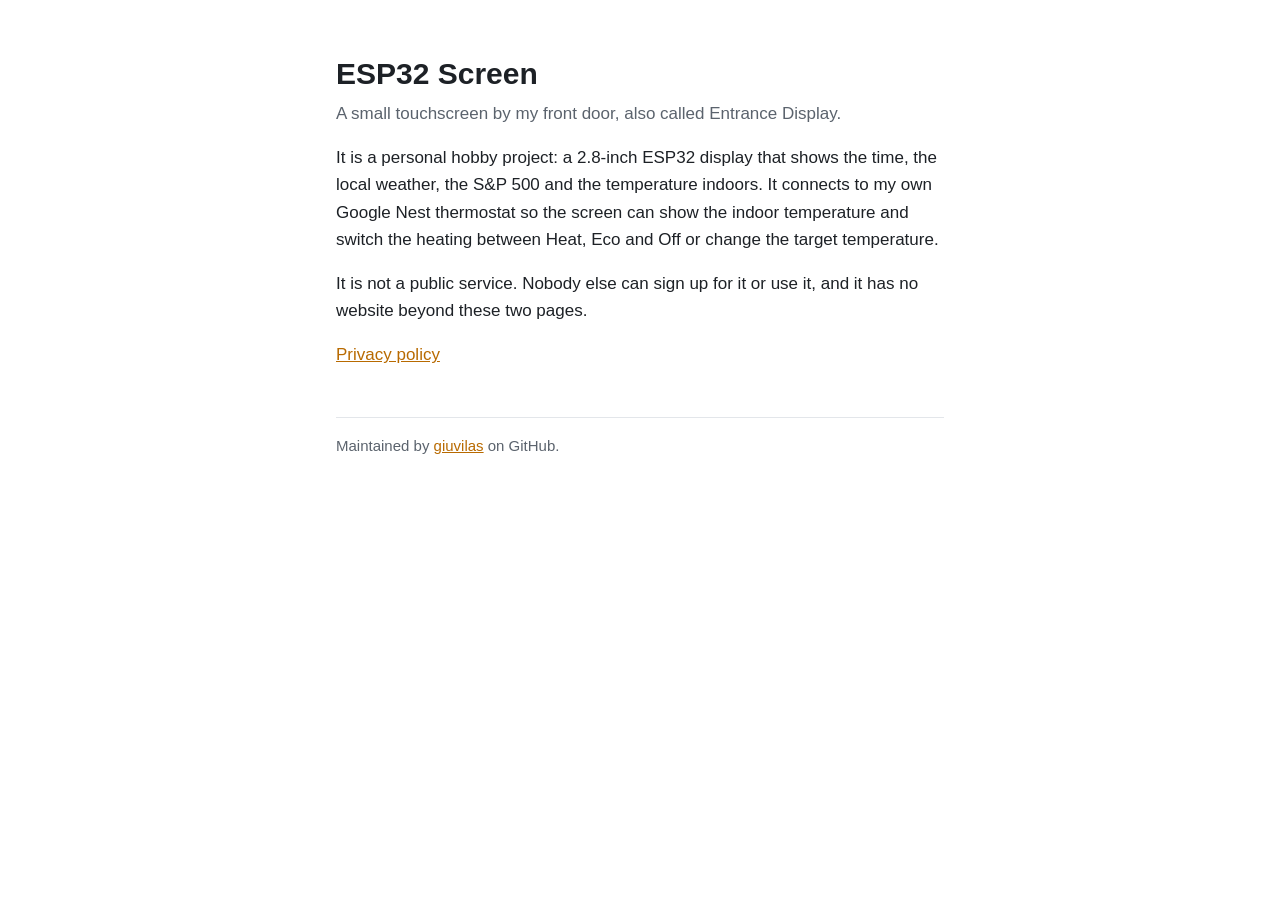
<file: index.html>
<!doctype html>
<html lang="en">
<head>
<meta charset="utf-8">
<meta name="viewport" content="width=device-width, initial-scale=1">
<title>ESP32 Screen</title>
<link rel="stylesheet" href="style.css">
</head>
<body>
<main>
  <h1>ESP32 Screen</h1>
  <p class="lede">A small touchscreen by my front door, also called Entrance Display.</p>
  <p>It is a personal hobby project: a 2.8-inch ESP32 display that shows the time, the local weather,
    the S&amp;P 500 and the temperature indoors. It connects to my own Google Nest thermostat so the
    screen can show the indoor temperature and switch the heating between Heat, Eco and Off or change
    the target temperature.</p>
  <p>It is not a public service. Nobody else can sign up for it or use it, and it has no website
    beyond these two pages.</p>
  <p><a href="privacy.html">Privacy policy</a></p>
  <footer>Maintained by <a href="https://github.com/giuvilas">giuvilas</a> on GitHub.</footer>
</main>
</body>
</html>
</file>
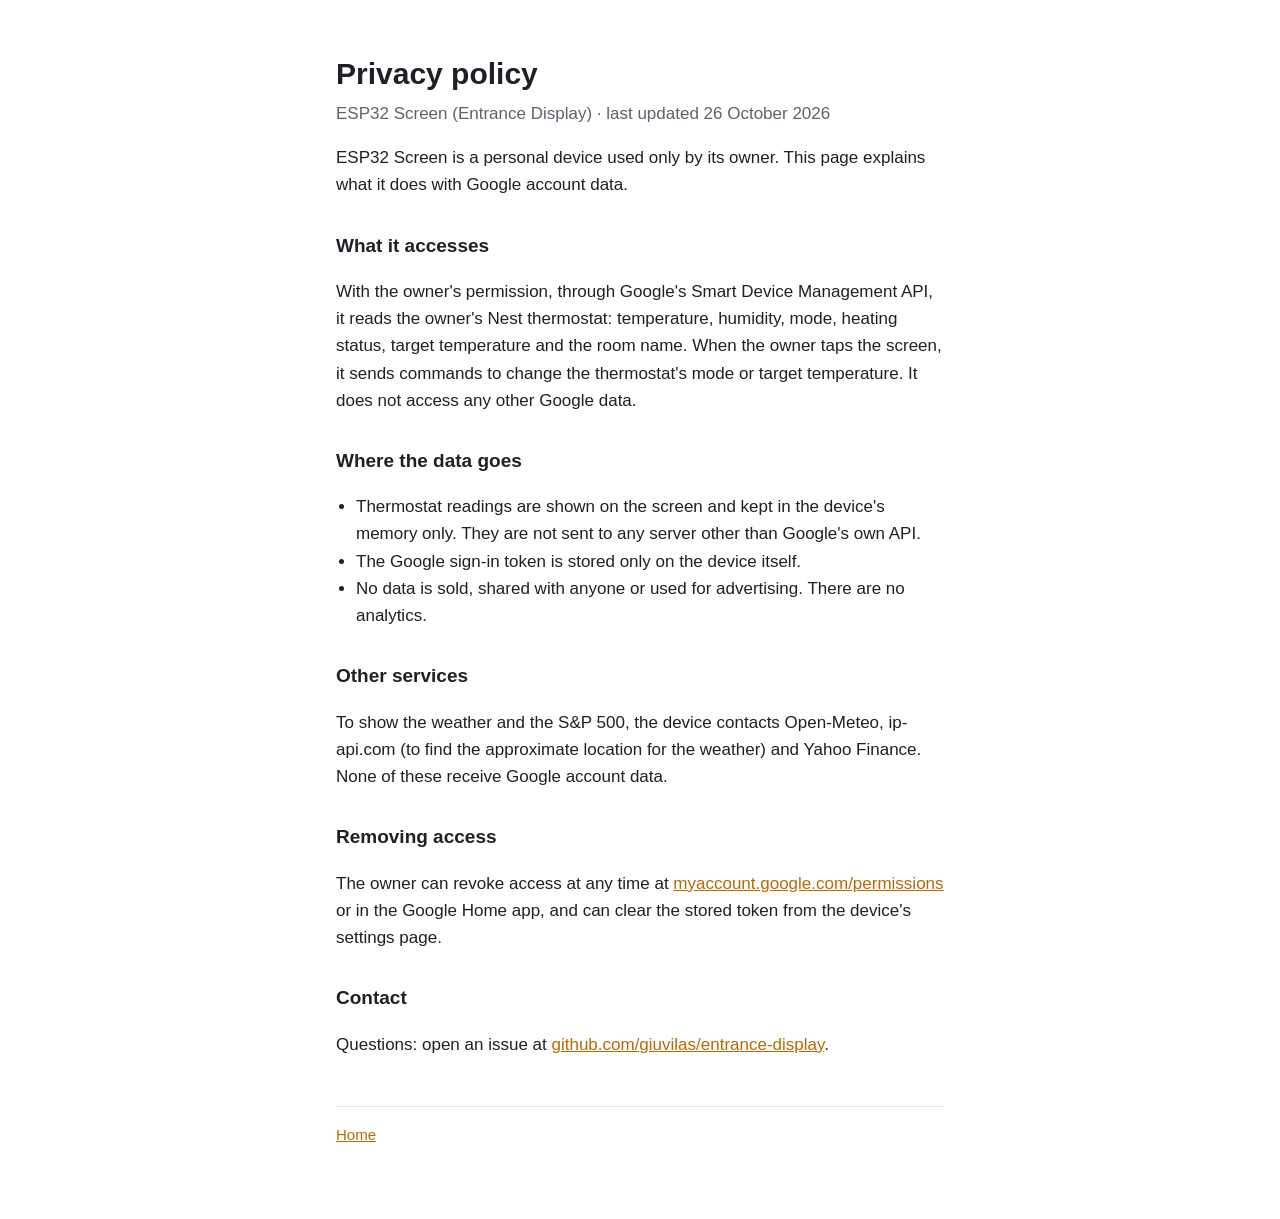
<file: privacy.html>
<!doctype html>
<html lang="en">
<head>
<meta charset="utf-8">
<meta name="viewport" content="width=device-width, initial-scale=1">
<title>ESP32 Screen privacy policy</title>
<link rel="stylesheet" href="style.css">
</head>
<body>
<main>
  <h1>Privacy policy</h1>
  <p class="lede">ESP32 Screen (Entrance Display) · last updated 26 October 2026</p>

  <p>ESP32 Screen is a personal device used only by its owner. This page explains what it does with
    Google account data.</p>

  <h2>What it accesses</h2>
  <p>With the owner's permission, through Google's Smart Device Management API, it reads the owner's
    Nest thermostat: temperature, humidity, mode, heating status, target temperature and the room
    name. When the owner taps the screen, it sends commands to change the thermostat's mode or target
    temperature. It does not access any other Google data.</p>

  <h2>Where the data goes</h2>
  <ul>
    <li>Thermostat readings are shown on the screen and kept in the device's memory only. They are not
      sent to any server other than Google's own API.</li>
    <li>The Google sign-in token is stored only on the device itself.</li>
    <li>No data is sold, shared with anyone or used for advertising. There are no analytics.</li>
  </ul>

  <h2>Other services</h2>
  <p>To show the weather and the S&amp;P 500, the device contacts Open-Meteo, ip-api.com (to find
    the approximate location for the weather) and Yahoo Finance. None of these receive Google
    account data.</p>

  <h2>Removing access</h2>
  <p>The owner can revoke access at any time at
    <a href="https://myaccount.google.com/permissions">myaccount.google.com/permissions</a> or in the
    Google Home app, and can clear the stored token from the device's settings page.</p>

  <h2>Contact</h2>
  <p>Questions: open an issue at
    <a href="https://github.com/giuvilas/entrance-display/issues">github.com/giuvilas/entrance-display</a>.</p>

  <footer><a href="index.html">Home</a></footer>
</main>
</body>
</html>
</file>
<file: style.css>
:root { --bg: #ffffff; --text: #1d2126; --muted: #5b636d; --rule: #e3e6ea; --accent: #b86a00; }
@media (prefers-color-scheme: dark) {
  :root { --bg: #0a0c0f; --text: #f2eee6; --muted: #a0a8b2; --rule: #1e232a; --accent: #ffb547; }
}
* { box-sizing: border-box; }
body { margin: 0; background: var(--bg); color: var(--text);
  font: 17px/1.6 -apple-system, BlinkMacSystemFont, "Segoe UI", Roboto, sans-serif; }
main { max-width: 640px; margin: 0 auto; padding: 56px 16px 72px; }
h1 { font-size: 30px; line-height: 1.2; margin: 0 0 8px; }
h2 { font-size: 19px; margin: 32px 0 6px; }
p, li { color: var(--text); }
.lede { color: var(--muted); margin-top: 0; }
a { color: var(--accent); }
ul { padding-left: 20px; }
footer { margin-top: 48px; padding-top: 16px; border-top: 1px solid var(--rule); color: var(--muted); font-size: 15px; }
</file>
